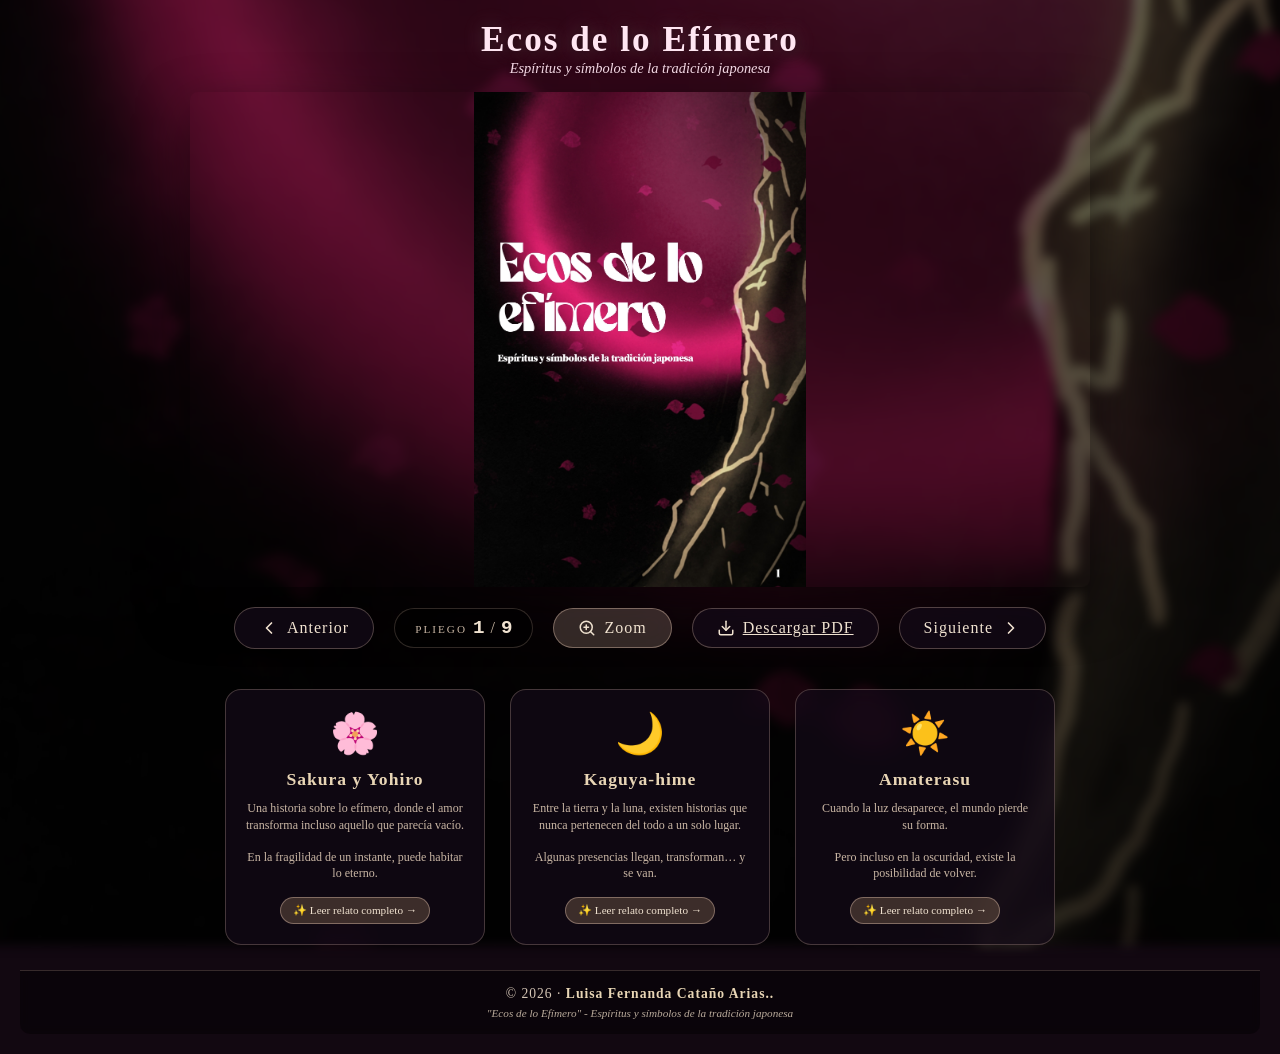
<file: index.html>
<!DOCTYPE html>
<html lang="es">
<head>
    <meta charset="UTF-8">
    <meta name="viewport" content="width=device-width, initial-scale=1.0, user-scalable=yes">
    <title>Ecos de lo Efímero</title>
    <link rel="stylesheet" href="style.css">
</head>
<body>

    <div class="background"></div>

    <header>
        <h1>Ecos de lo Efímero</h1>
        <p>Espíritus y símbolos de la tradición japonesa</p>
    </header>

    <main>
        <div class="book-container">
            <div class="book">
                <div class="page-spread">
                    <img src="pages/1.jpg" alt="Páginas 1-2">
                </div>
                <div class="page-spread">
                    <img src="pages/2.jpg" alt="Páginas 3-4">
                </div>
                <div class="page-spread">
                    <img src="pages/3.jpg" alt="Páginas 5-6">
                </div>
                <div class="page-spread">
                    <img src="pages/4.jpg" alt="Páginas 7-8">
                </div>
                <div class="page-spread">
                    <img src="pages/5.jpg" alt="Páginas 9-10">
                </div>
                <div class="page-spread">
                    <img src="pages/6.jpg" alt="Páginas 11-12">
                </div>
                <div class="page-spread">
                    <img src="pages/7.jpg" alt="Páginas 13-14">
                </div>
                <div class="page-spread">
                    <img src="pages/8.jpg" alt="Páginas 15-16">
                </div>
                <div class="page-spread">
                    <img src="pages/9.jpg" alt="Páginas 17-18">
                </div>
            </div>

            <div class="controls">
                <button id="prev" class="nav-btn prev-btn">
                    <svg width="20" height="20" viewBox="0 0 24 24" fill="none" stroke="currentColor" stroke-width="2" stroke-linecap="round" stroke-linejoin="round">
                        <polyline points="15 18 9 12 15 6"></polyline>
                    </svg>
                    <span>Anterior</span>
                </button>
                
                <div class="page-indicator">
                    <span class="page-label">PLIEGO</span>
                    <span id="currentSpread">1</span>
                    <span class="separator">/</span>
                    <span id="totalSpreads">9</span>
                </div>

                <button id="zoomBtn" class="nav-btn zoom-btn">
                    <svg width="18" height="18" viewBox="0 0 24 24" fill="none" stroke="currentColor" stroke-width="2" stroke-linecap="round" stroke-linejoin="round">
                        <circle cx="11" cy="11" r="8"></circle>
                        <line x1="21" y1="21" x2="16.65" y2="16.65"></line>
                        <line x1="11" y1="8" x2="11" y2="14"></line>
                        <line x1="8" y1="11" x2="14" y2="11"></line>
                    </svg>
                    <span>Zoom</span>
                </button>

                <!-- BOTÓN DE DESCARGA PDF -->
                <a id="downloadPdf" class="nav-btn download-btn" href="libro.pdf" download="Ecos_de_lo_Efimero.pdf">
                    <svg width="18" height="18" viewBox="0 0 24 24" fill="none" stroke="currentColor" stroke-width="2" stroke-linecap="round" stroke-linejoin="round">
                        <path d="M21 15v4a2 2 0 0 1-2 2H5a2 2 0 0 1-2-2v-4"/>
                        <polyline points="7 10 12 15 17 10"/>
                        <line x1="12" y1="15" x2="12" y2="3"/>
                    </svg>
                    <span>Descargar PDF</span>
                </a>
                
                <button id="next" class="nav-btn next-btn">
                    <span>Siguiente</span>
                    <svg width="20" height="20" viewBox="0 0 24 24" fill="none" stroke="currentColor" stroke-width="2" stroke-linecap="round" stroke-linejoin="round">
                        <polyline points="9 18 15 12 9 6"></polyline>
                    </svg>
                </button>
            </div>

            <!-- TRES CONTENEDORES DE RELATOS CON ENLACES -->
            <div class="stories-container">
                <div class="story-card" data-page="0">
                    <div class="story-icon">🌸</div>
                    <h3 class="story-title">Sakura y Yohiro</h3>
                    <p class="story-preview">Una historia sobre lo efímero, donde el amor 
                        transforma incluso aquello que parecía vacío.
                    </p>
                    <p class="story-preview">
                        En la fragilidad de un instante, puede habitar lo eterno.
                    </p>
                    <div class="story-buttons">
                        <a href="relatos/relato1.html" class="story-full-btn">✨ Leer relato completo →</a>
                    </div>
                </div>

                <div class="story-card" data-page="3">
                    <div class="story-icon">🌙</div>
                    <h3 class="story-title">Kaguya-hime</h3>
                    <p class="story-preview">Entre la tierra y la luna, existen historias que 
                        nunca pertenecen del todo a un solo lugar.
                    </p>
                    <p class="story-preview">
                        Algunas presencias llegan, transforman… y se van.
                    </p>
                    <div class="story-buttons">
                        <a href="relatos/relato2.html" class="story-full-btn">✨ Leer relato completo →</a>
                    </div>
                </div>

                <div class="story-card" data-page="6">
                    <div class="story-icon">☀️</div>
                    <h3 class="story-title">Amaterasu</h3>
                    <p class="story-preview">
                        Cuando la luz desaparece, el mundo pierde su forma.
                    </p>
                    <p class="story-preview">
                        Pero incluso en la oscuridad, existe la posibilidad de volver.
                    </p>
                    <div class="story-buttons">
                        <a href="relatos/relato3.html" class="story-full-btn">✨ Leer relato completo →</a>
                    </div>
                </div>
            </div>
        </div>
    </main>

    <!-- PIE DE PÁGINA -->
    <footer class="footer">
        <div class="footer-content">
            <p class="copyright">
                © 2026 · <span class="author">Luisa Fernanda Cataño Arias..</span>
            </p>
            <p class="credits">
                "Ecos de lo Efímero" - Espíritus y símbolos de la tradición japonesa
            </p>
        </div>
    </footer>

    <!-- Modal para zoom -->
    <div id="zoomModal" class="zoom-modal">
        <span class="close-modal">&times;</span>
        <img class="modal-content" id="zoomedImage">
        <div class="modal-nav">
            <button id="modalPrev" class="modal-nav-btn">◀ Anterior</button>
            <button id="modalNext" class="modal-nav-btn">Siguiente. ▶</button>
        </div>
    </div>

    <audio id="flipSound">
        <source src="https://www.soundjay.com/misc/sounds/page-flip-1.mp3" type="audio/mpeg">
    </audio>

    <script src="script.js"></script>
</body>
</html>
</file>
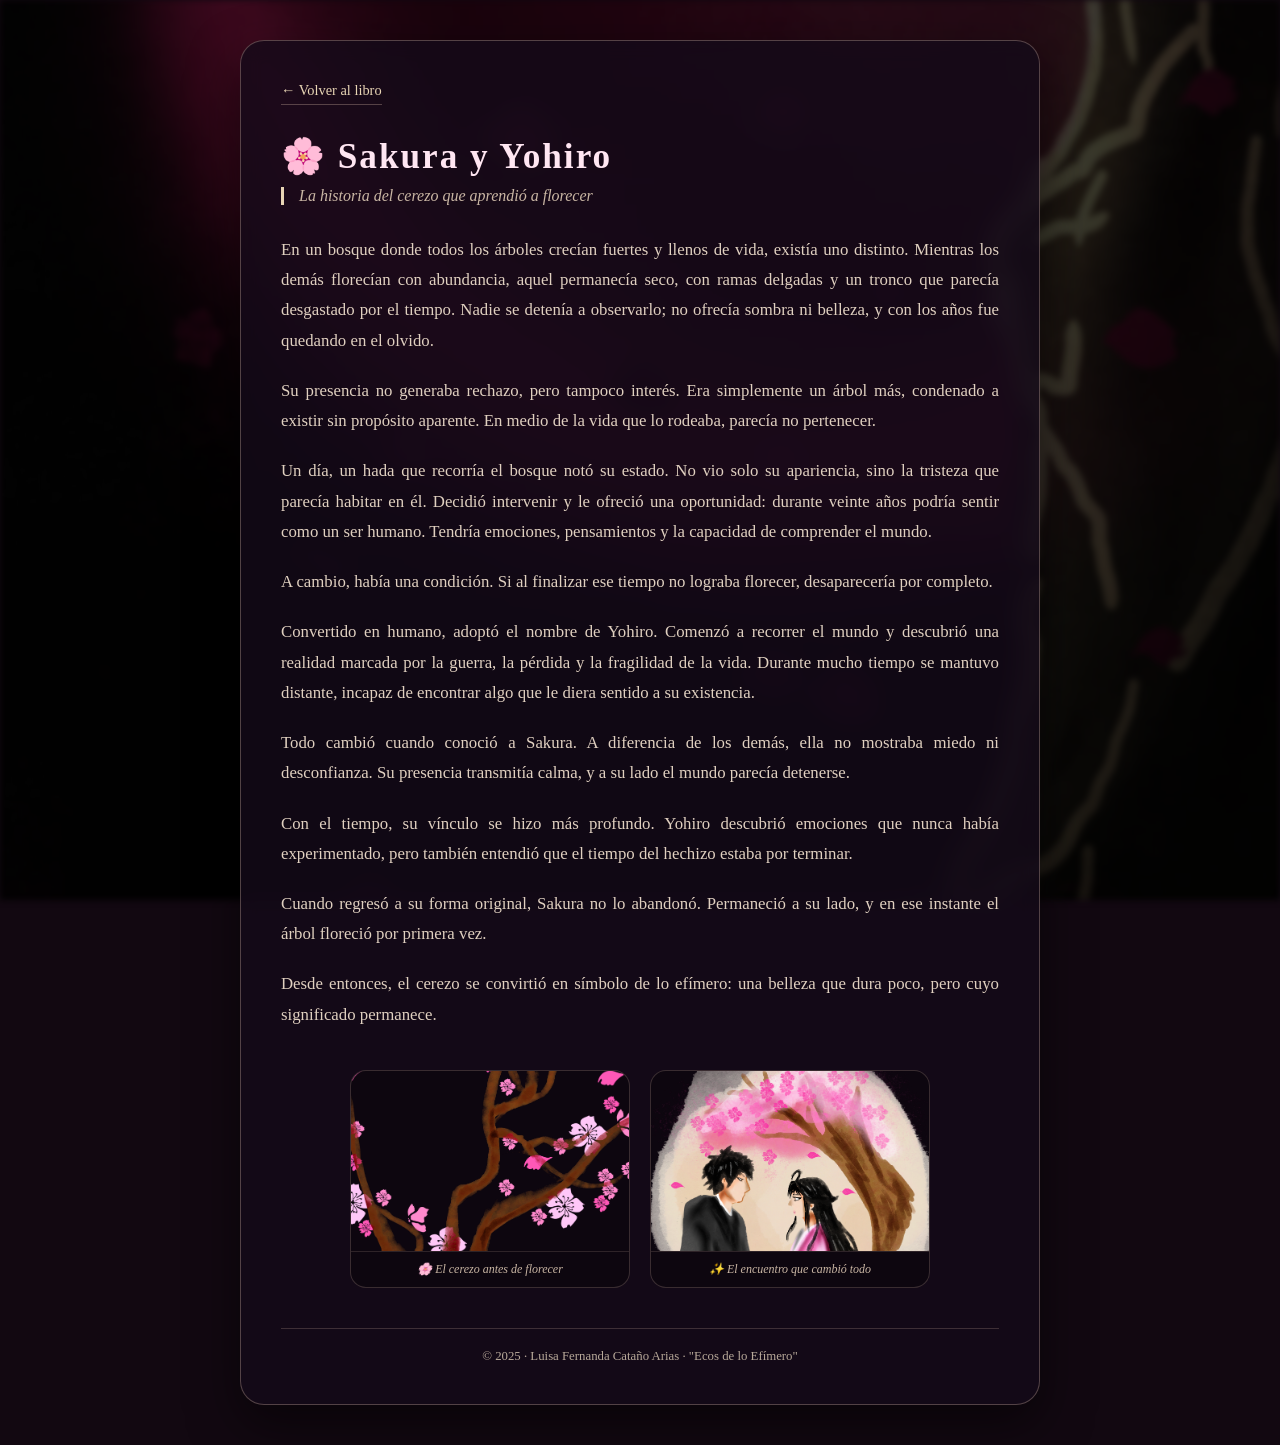
<file: relatos/relato1.html>
<!DOCTYPE html>
<html lang="es">
<head>
    <meta charset="UTF-8">
    <meta name="viewport" content="width=device-width, initial-scale=1.0">
    <title>Sakura y Yohiro - Ecos de lo Efímero</title>
    <style>
        * {
            margin: 0;
            padding: 0;
            box-sizing: border-box;
        }

        body {
            min-height: 100vh;
            font-family: 'Georgia', 'Times New Roman', serif;
            background: #120811;
            padding: 40px 20px;
        }

        .background {
            position: fixed;
            inset: 0;
            background-image: linear-gradient(rgba(0,0,0,.7), rgba(0,0,0,.85)), url("../portada.jpg");
            background-size: cover;
            background-position: center;
            filter: blur(3px);
            z-index: -1;
        }

        .story-container {
            max-width: 800px;
            margin: 0 auto;
            background: rgba(20, 10, 25, 0.8);
            backdrop-filter: blur(10px);
            border-radius: 24px;
            padding: 40px;
            border: 1px solid rgba(232, 200, 180, 0.3);
            box-shadow: 0 20px 50px rgba(0, 0, 0, 0.5);
        }

        .back-link {
            display: inline-block;
            margin-bottom: 30px;
            color: #e8d5b5;
            text-decoration: none;
            font-size: 0.9rem;
            transition: all 0.3s ease;
            border-bottom: 1px solid rgba(232, 200, 180, 0.3);
            padding-bottom: 5px;
        }

        .back-link:hover {
            color: #fff5ec;
            border-bottom-color: #e8d5b5;
        }

        h1 {
            color: #ffe6f2;
            font-size: 2.2rem;
            margin-bottom: 10px;
            letter-spacing: 2px;
        }

        .subtitle {
            color: #c9b6a4;
            font-style: italic;
            margin-bottom: 30px;
            border-left: 3px solid #e8d5b5;
            padding-left: 15px;
        }

        .story-content {
            color: #e0d0c0;
            line-height: 1.8;
            font-size: 1.05rem;
        }

        .story-content p {
            margin-bottom: 20px;
            text-align: justify;
        }

        /* ========== ESTILOS PARA LAS IMÁGENES ========== */
        .image-gallery {
            margin: 40px 0 20px 0;
            display: flex;
            flex-wrap: wrap;
            gap: 20px;
            justify-content: center;
        }

        .gallery-item {
            flex: 1;
            min-width: 200px;
            max-width: 280px;
            background: rgba(0, 0, 0, 0.3);
            border-radius: 16px;
            overflow: hidden;
            text-align: center;
            transition: all 0.3s ease;
            border: 1px solid rgba(232, 200, 180, 0.2);
            cursor: pointer;
        }

        .gallery-item:hover {
            transform: translateY(-5px);
            border-color: rgba(232, 200, 180, 0.5);
            box-shadow: 0 10px 25px rgba(0, 0, 0, 0.3);
        }

        .gallery-item img {
            width: 100%;
            height: 180px;
            object-fit: cover;
            transition: transform 0.3s ease;
            display: block;
        }

        .gallery-item:hover img {
            transform: scale(1.02);
        }

        .image-caption {
            padding: 10px;
            font-size: 0.75rem;
            color: #c9b6a4;
            font-style: italic;
            border-top: 1px solid rgba(232, 200, 180, 0.15);
        }

        .footer-story {
            margin-top: 40px;
            padding-top: 20px;
            border-top: 1px solid rgba(232, 200, 180, 0.2);
            text-align: center;
            font-size: 0.8rem;
            color: #b8a99a;
        }

        /* Responsive */
        @media (max-width: 768px) {
            .story-container {
                padding: 25px;
            }
            
            h1 {
                font-size: 1.6rem;
            }
            
            .story-content {
                font-size: 0.95rem;
            }
            
            .gallery-item {
                min-width: 160px;
            }
            
            .gallery-item img {
                height: 140px;
            }
        }
        
        @media (max-width: 480px) {
            .gallery-item {
                min-width: 140px;
            }
            
            .gallery-item img {
                height: 120px;
            }
        }
    </style>
</head>
<body>
    <div class="background"></div>
    
    <div class="story-container">
        <a href="../index.html" class="back-link">← Volver al libro</a>
        
        <h1>🌸 Sakura y Yohiro</h1>
        <div class="subtitle">La historia del cerezo que aprendió a florecer</div>
        
        <div class="story-content">
            <p>
                En un bosque donde todos los árboles crecían fuertes y llenos de vida, existía
                uno distinto. Mientras los demás florecían con abundancia, aquel permanecía seco, 
                con ramas delgadas y un tronco que parecía desgastado por el tiempo. Nadie se detenía a 
                observarlo; no ofrecía sombra ni belleza, y con los años fue quedando en el olvido.
            </p>
            
            <p>
                Su presencia no generaba rechazo, pero tampoco interés. Era simplemente
                un árbol más, condenado a existir sin propósito aparente. En medio de la vida
                que lo rodeaba, parecía no pertenecer.   
            </p>         
                        
            <p>
                Un día, un hada que recorría el bosque notó su estado. No vio solo su apariencia, 
                sino la tristeza que parecía habitar en él. Decidió intervenir y le ofreció una 
                oportunidad: durante veinte años podría sentir como un ser humano. Tendría emociones, 
                pensamientos y la capacidad de comprender el mundo.
            </p>
            
            <p>
                A cambio, había una condición. Si al finalizar ese tiempo no lograba florecer, 
                desaparecería por completo.
            </p>
                        
            <p>
                Convertido en humano, adoptó el nombre de Yohiro. Comenzó a recorrer el mundo y 
                descubrió una realidad marcada por la guerra, la pérdida y la fragilidad de la 
                vida. Durante mucho tiempo se mantuvo distante, incapaz de encontrar algo que le diera 
                sentido a su existencia.
            </p>
            
            <p>
                Todo cambió cuando conoció a Sakura. A diferencia de los demás, ella no mostraba miedo 
                ni desconfianza. Su presencia transmitía calma, y a su lado el mundo parecía detenerse.
            </p>
            
            <p>
                Con el tiempo, su vínculo se hizo más profundo. Yohiro descubrió emociones que nunca había 
                experimentado, pero también entendió que el tiempo del hechizo estaba por terminar.
            </p>
            
            <p>
                Cuando regresó a su forma original, Sakura no lo abandonó. Permaneció a su lado, y en ese instante el árbol 
                floreció por primera vez.
            </p>

            <p>
                Desde entonces, el cerezo se convirtió en símbolo de lo efímero: una belleza que dura poco, pero cuyo significado permanece.
            </p>
        </div>

        <!-- GALERÍA DE IMÁGENES -->
        <div class="image-gallery">
            <div class="gallery-item" data-img="../Images/arbol-sakura.png">
                <img src="../Images/arbol-sakura.png" alt="Árbol de Sakura">
                <div class="image-caption">🌸 El cerezo antes de florecer</div>
            </div>
            <div class="gallery-item" data-img="../Images/sakuu-yohi.png">
                <img src="../Images/sakuu-yohi.png" alt="Encuentro de Sakura y Yohiro">
                <div class="image-caption">✨ El encuentro que cambió todo</div>
            </div>
        </div>
        
        <div class="footer-story">
            © 2025 · Luisa Fernanda Cataño Arias · "Ecos de lo Efímero"
        </div>
    </div>

    <script>
        // Crear el modal dinámicamente con JavaScript
        (function() {
            // Crear el modal
            const modal = document.createElement('div');
            modal.id = 'imageModal';
            modal.style.cssText = `
                display: none;
                position: fixed;
                z-index: 99999;
                left: 0;
                top: 0;
                width: 100%;
                height: 100%;
                background-color: rgba(0, 0, 0, 0.9);
                cursor: pointer;
            `;
            
            // Contenedor interno
            const modalContent = document.createElement('div');
            modalContent.style.cssText = `
                display: flex;
                justify-content: center;
                align-items: center;
                width: 100%;
                height: 100%;
            `;
            
            // Imagen
            const modalImg = document.createElement('img');
            modalImg.style.cssText = `
                max-width: 50%;
                max-height: 60%;
                width: auto;
                height: auto;
                object-fit: contain;
                border-radius: 12px;
                box-shadow: 0 0 30px rgba(0, 0, 0, 0.5);
                border: 2px solid rgba(232, 200, 180, 0.3);
                cursor: default;
            `;
            
            // Botón cerrar
            const closeBtn = document.createElement('span');
            closeBtn.innerHTML = '&times;';
            closeBtn.style.cssText = `
                position: absolute;
                top: 20px;
                right: 35px;
                color: white;
                font-size: 45px;
                font-weight: bold;
                cursor: pointer;
                transition: 0.3s;
                background: rgba(0,0,0,0.5);
                width: 50px;
                height: 50px;
                border-radius: 50%;
                display: flex;
                align-items: center;
                justify-content: center;
                z-index: 100000;
            `;
            closeBtn.onmouseover = () => {
                closeBtn.style.color = '#e8d5b5';
                closeBtn.style.background = 'rgba(0,0,0,0.8)';
                closeBtn.style.transform = 'scale(1.1)';
            };
            closeBtn.onmouseout = () => {
                closeBtn.style.color = 'white';
                closeBtn.style.background = 'rgba(0,0,0,0.5)';
                closeBtn.style.transform = 'scale(1)';
            };
            
            // Armar el modal
            modalContent.appendChild(modalImg);
            modal.appendChild(modalContent);
            modal.appendChild(closeBtn);
            document.body.appendChild(modal);
            
            // Función para abrir modal
            window.openImageModal = function(src) {
                modalImg.src = src;
                modal.style.display = 'block';
                document.body.style.overflow = 'hidden';
            };
            
            // Función para cerrar modal
            function closeImageModal() {
                modal.style.display = 'none';
                modalImg.src = '';
                document.body.style.overflow = 'auto';
            }
            
            // Cerrar al hacer clic en el fondo
            modal.addEventListener('click', function(e) {
                if (e.target === modal || e.target === modalContent) {
                    closeImageModal();
                }
            });
            
            // Cerrar con botón
            closeBtn.addEventListener('click', closeImageModal);
            
            // Cerrar con tecla ESC
            document.addEventListener('keydown', function(e) {
                if (e.key === 'Escape' && modal.style.display === 'block') {
                    closeImageModal();
                }
            });
            
            // Asignar evento de clic a las imágenes de la galería
            const galleryItems = document.querySelectorAll('.gallery-item');
            galleryItems.forEach(item => {
                item.addEventListener('click', function() {
                    const imgSrc = this.getAttribute('data-img');
                    if (imgSrc) {
                        openImageModal(imgSrc);
                    }
                });
            });
        })();
    </script>
</body>
</html>
</file>
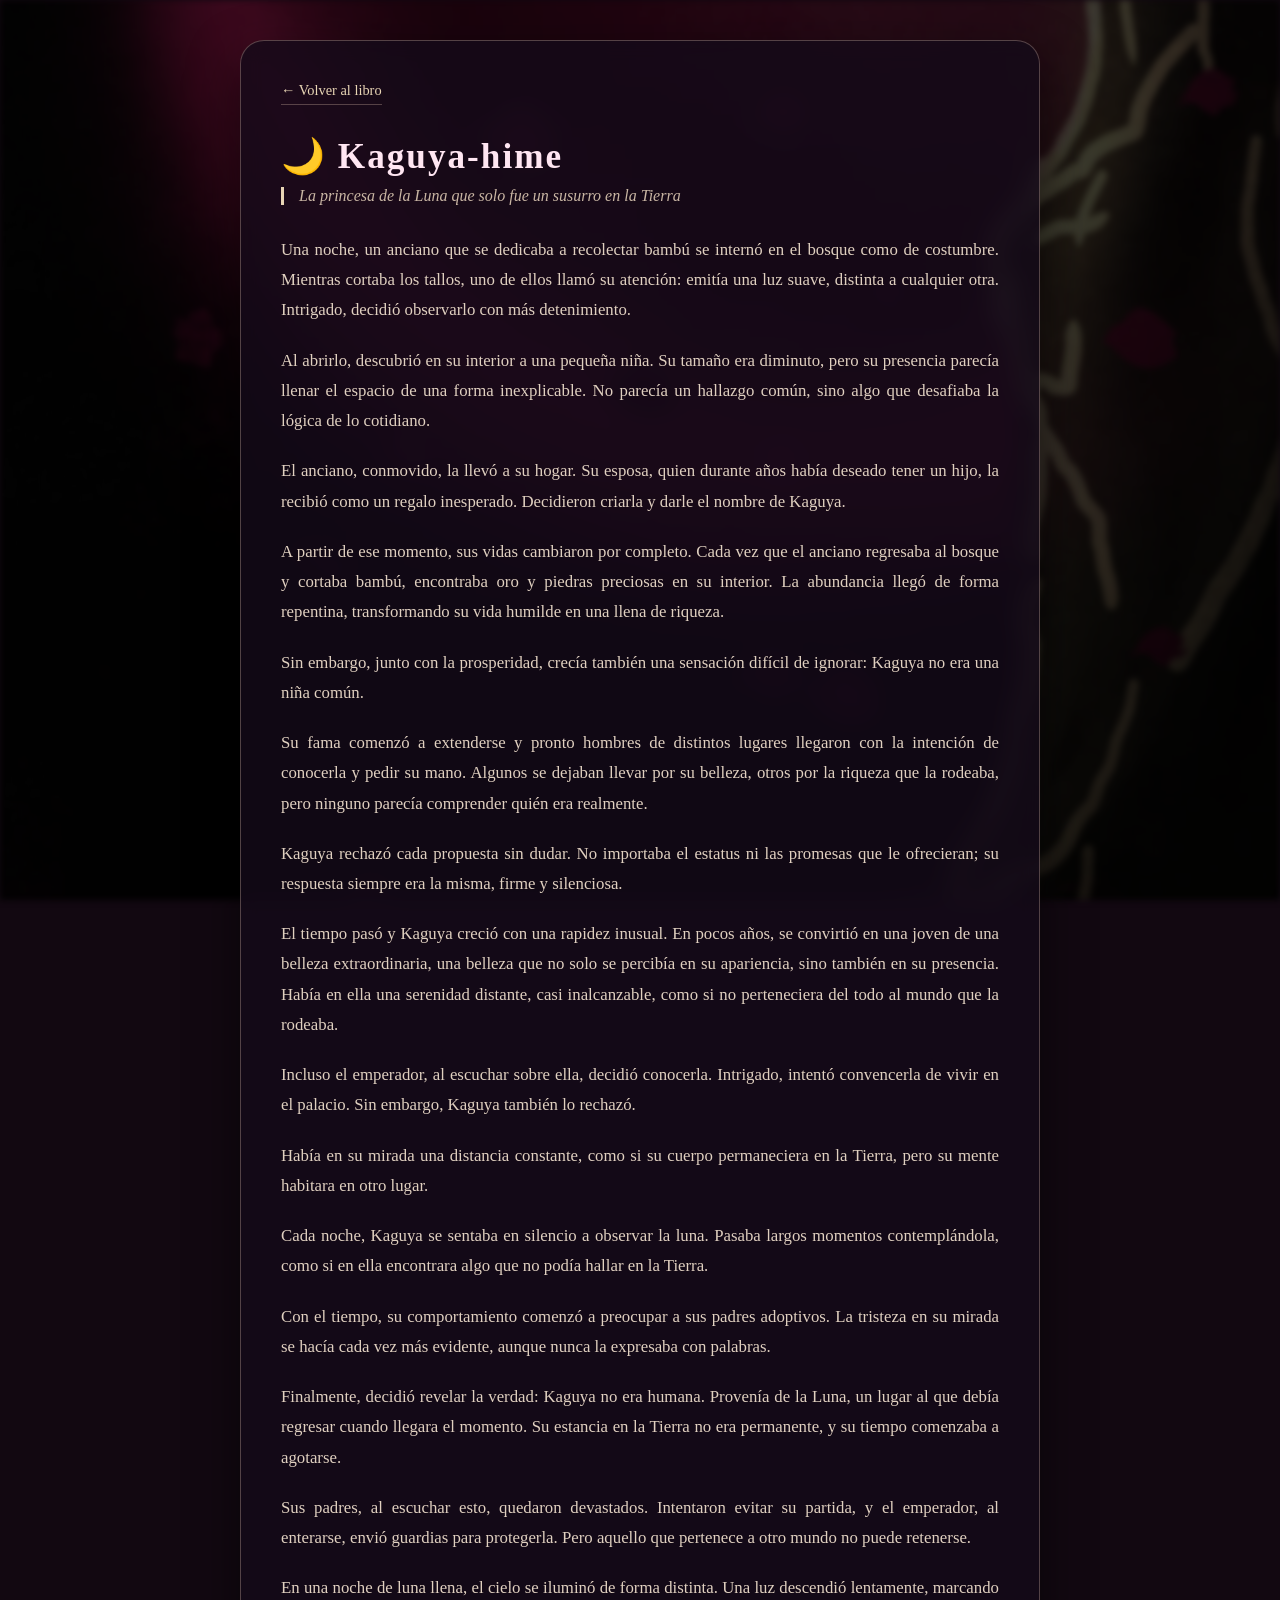
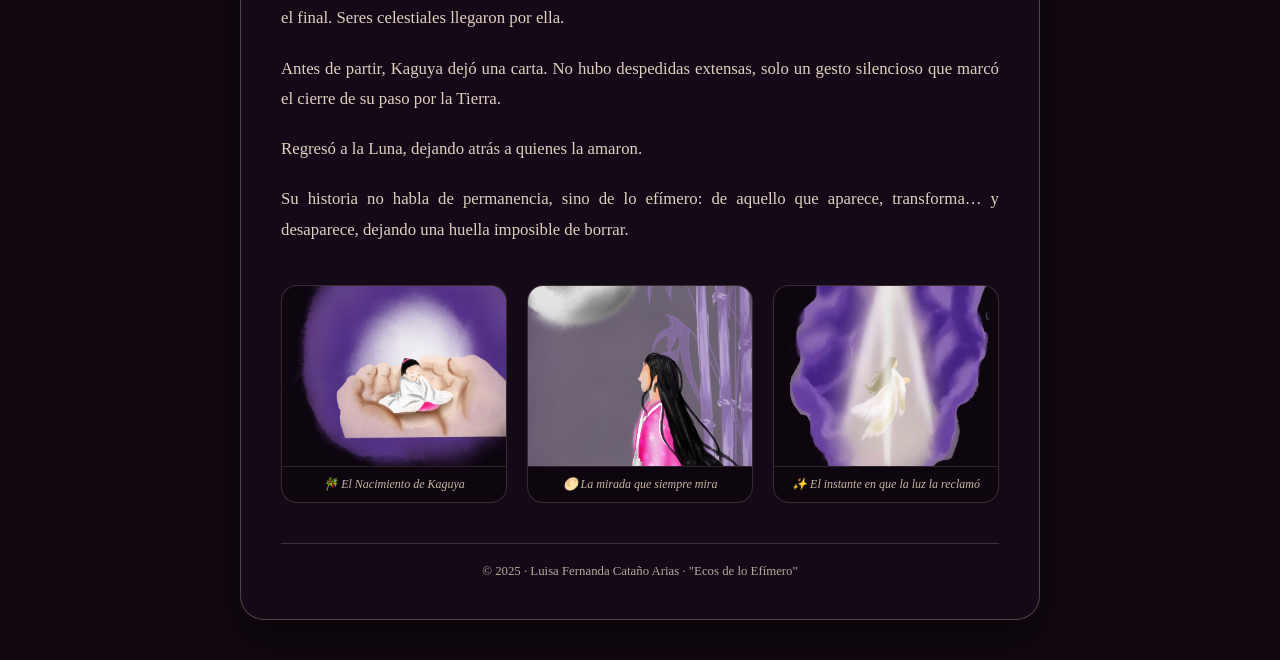
<file: relatos/relato2.html>
<!DOCTYPE html>
<html lang="es">
<head>
    <meta charset="UTF-8">
    <meta name="viewport" content="width=device-width, initial-scale=1.0">
    <title>Kaguya-hime - Ecos de lo Efímero</title>
    <style>
        * {
            margin: 0;
            padding: 0;
            box-sizing: border-box;
        }

        body {
            min-height: 100vh;
            font-family: 'Georgia', 'Times New Roman', serif;
            background: #120811;
            padding: 40px 20px;
        }

        .background {
            position: fixed;
            inset: 0;
            background-image: linear-gradient(rgba(0,0,0,.7), rgba(0,0,0,.85)), url("../portada.jpg");
            background-size: cover;
            background-position: center;
            filter: blur(3px);
            z-index: -1;
        }

        .story-container {
            max-width: 800px;
            margin: 0 auto;
            background: rgba(20, 10, 25, 0.8);
            backdrop-filter: blur(10px);
            border-radius: 24px;
            padding: 40px;
            border: 1px solid rgba(232, 200, 180, 0.3);
            box-shadow: 0 20px 50px rgba(0, 0, 0, 0.5);
        }

        .back-link {
            display: inline-block;
            margin-bottom: 30px;
            color: #e8d5b5;
            text-decoration: none;
            font-size: 0.9rem;
            transition: all 0.3s ease;
            border-bottom: 1px solid rgba(232, 200, 180, 0.3);
            padding-bottom: 5px;
        }

        .back-link:hover {
            color: #fff5ec;
            border-bottom-color: #e8d5b5;
        }

        h1 {
            color: #ffe6f2;
            font-size: 2.2rem;
            margin-bottom: 10px;
            letter-spacing: 2px;
        }

        .subtitle {
            color: #c9b6a4;
            font-style: italic;
            margin-bottom: 30px;
            border-left: 3px solid #e8d5b5;
            padding-left: 15px;
        }

        .story-content {
            color: #e0d0c0;
            line-height: 1.8;
            font-size: 1.05rem;
        }

        .story-content p {
            margin-bottom: 20px;
            text-align: justify;
        }

        .story-content h2 {
            color: #e8d5b5;
            font-size: 1.3rem;
            margin: 30px 0 15px 0;
            letter-spacing: 1px;
        }

        /* Galería de imágenes */
        .image-gallery {
            margin: 40px 0 20px 0;
            display: flex;
            flex-wrap: wrap;
            gap: 20px;
            justify-content: center;
        }

        .gallery-item {
            flex: 1;
            min-width: 200px;
            max-width: 280px;
            background: rgba(0, 0, 0, 0.3);
            border-radius: 16px;
            overflow: hidden;
            text-align: center;
            transition: all 0.3s ease;
            border: 1px solid rgba(232, 200, 180, 0.2);
            cursor: pointer;
        }

        .gallery-item:hover {
            transform: translateY(-5px);
            border-color: rgba(232, 200, 180, 0.5);
            box-shadow: 0 10px 25px rgba(0, 0, 0, 0.3);
        }

        .gallery-item img {
            width: 100%;
            height: 180px;
            object-fit: cover;
            transition: transform 0.3s ease;
            display: block;
        }

        .gallery-item:hover img {
            transform: scale(1.02);
        }

        .image-caption {
            padding: 10px;
            font-size: 0.75rem;
            color: #c9b6a4;
            font-style: italic;
            border-top: 1px solid rgba(232, 200, 180, 0.15);
        }

        .footer-story {
            margin-top: 40px;
            padding-top: 20px;
            border-top: 1px solid rgba(232, 200, 180, 0.2);
            text-align: center;
            font-size: 0.8rem;
            color: #b8a99a;
        }

        @media (max-width: 768px) {
            .story-container {
                padding: 25px;
            }
            h1 {
                font-size: 1.6rem;
            }
            .story-content {
                font-size: 0.95rem;
            }
            .gallery-item {
                min-width: 160px;
            }
            .gallery-item img {
                height: 140px;
            }
        }

        @media (max-width: 480px) {
            .gallery-item {
                min-width: 140px;
            }
            .gallery-item img {
                height: 120px;
            }
        }
    </style>
</head>
<body>
<div class="background"></div>

<div class="story-container">
    <a href="../index.html" class="back-link">← Volver al libro</a>

    <h1>🌙 Kaguya-hime</h1>
    <div class="subtitle">La princesa de la Luna que solo fue un susurro en la Tierra</div>

    <div class="story-content">
        <p>Una noche, un anciano que se dedicaba a recolectar bambú se internó en el bosque como de costumbre. Mientras cortaba los tallos, uno de ellos llamó su atención: emitía una luz suave, distinta a cualquier otra. Intrigado, decidió observarlo con más detenimiento.</p>

        <p>Al abrirlo, descubrió en su interior a una pequeña niña. Su tamaño era diminuto, pero su presencia parecía llenar el espacio de una forma inexplicable. No parecía un hallazgo común, sino algo que desafiaba la lógica de lo cotidiano.</p>

        <p>El anciano, conmovido, la llevó a su hogar. Su esposa, quien durante años había deseado tener un hijo, la recibió como un regalo inesperado. Decidieron criarla y darle el nombre de Kaguya.</p>

        <p>A partir de ese momento, sus vidas cambiaron por completo. Cada vez que el anciano regresaba al bosque y cortaba bambú, encontraba oro y piedras preciosas en su interior. La abundancia llegó de forma repentina, transformando su vida humilde en una llena de riqueza.</p>

        <p>Sin embargo, junto con la prosperidad, crecía también una sensación difícil de ignorar: Kaguya no era una niña común.</p>

        <p>Su fama comenzó a extenderse y pronto hombres de distintos lugares llegaron con la intención de conocerla y pedir su mano. Algunos se dejaban llevar por su belleza, otros por la riqueza que la rodeaba, pero ninguno parecía comprender quién era realmente.</p>

        <p>Kaguya rechazó cada propuesta sin dudar. No importaba el estatus ni las promesas que le ofrecieran; su respuesta siempre era la misma, firme y silenciosa.</p>

        <p>El tiempo pasó y Kaguya creció con una rapidez inusual. En pocos años, se convirtió en una joven de una belleza extraordinaria, una belleza que no solo se percibía en su apariencia, sino también en su presencia. Había en ella una serenidad distante, casi inalcanzable, como si no perteneciera del todo al mundo que la rodeaba.</p>

        <p>Incluso el emperador, al escuchar sobre ella, decidió conocerla. Intrigado, intentó convencerla de vivir en el palacio. Sin embargo, Kaguya también lo rechazó.</p>

        <p>Había en su mirada una distancia constante, como si su cuerpo permaneciera en la Tierra, pero su mente habitara en otro lugar.</p>

        <p>Cada noche, Kaguya se sentaba en silencio a observar la luna. Pasaba largos momentos contemplándola, como si en ella encontrara algo que no podía hallar en la Tierra.</p>

        <p>Con el tiempo, su comportamiento comenzó a preocupar a sus padres adoptivos. La tristeza en su mirada se hacía cada vez más evidente, aunque nunca la expresaba con palabras.</p>

        <p>Finalmente, decidió revelar la verdad: Kaguya no era humana. Provenía de la Luna, un lugar al que debía regresar cuando llegara el momento. Su estancia en la Tierra no era permanente, y su tiempo comenzaba a agotarse.</p>

        <p>Sus padres, al escuchar esto, quedaron devastados. Intentaron evitar su partida, y el emperador, al enterarse, envió guardias para protegerla. Pero aquello que pertenece a otro mundo no puede retenerse.</p>

        <p>En una noche de luna llena, el cielo se iluminó de forma distinta. Una luz descendió lentamente, marcando el final. Seres celestiales llegaron por ella.</p>

        <p>Antes de partir, Kaguya dejó una carta. No hubo despedidas extensas, solo un gesto silencioso que marcó el cierre de su paso por la Tierra.</p>

        <p>Regresó a la Luna, dejando atrás a quienes la amaron.</p>

        <p>Su historia no habla de permanencia, sino de lo efímero: de aquello que aparece, transforma… y desaparece, dejando una huella imposible de borrar.</p>
    </div>

    <!-- GALERÍA DE IMÁGENES - RUTAS CORREGIDAS -->
    <div class="image-gallery">
        <div class="gallery-item" data-img="../Images/mini-kagu.png">
            <img src="../Images/mini-kagu.png" alt="Kaguya en el bambú">
            <div class="image-caption">🎋 El Nacimiento de Kaguya</div>
        </div>
        <div class="gallery-item" data-img="../Images/kaguyaa.png">
            <img src="../Images/kaguyaa.png" alt="Kaguya mirando la Luna">
            <div class="image-caption">🌕 La mirada que siempre mira</div>
        </div>
        <div class="gallery-item" data-img="../Images/final-kagu.png">
            <img src="../Images/final-kagu.png" alt="El regreso a la Luna">
            <div class="image-caption">✨ El instante en que la luz la reclamó</div>
        </div>
    </div>

    <div class="footer-story">
        © 2025 · Luisa Fernanda Cataño Arias · "Ecos de lo Efímero"
    </div>
</div>

<!-- Modal con JavaScript -->
<script>
    (function() {
        // Crear modal
        const modal = document.createElement('div');
        modal.id = 'imageModal';
        modal.style.cssText = `
            display: none;
            position: fixed;
            z-index: 99999;
            left: 0;
            top: 0;
            width: 100%;
            height: 100%;
            background-color: rgba(0, 0, 0, 0.95);
            cursor: pointer;
        `;

        const modalContent = document.createElement('div');
        modalContent.style.cssText = `
            display: flex;
            justify-content: center;
            align-items: center;
            width: 100%;
            height: 100%;
        `;

        const modalImg = document.createElement('img');
        modalImg.style.cssText = `
            max-width: 60%;
            max-height: 70%;
            width: auto;
            height: auto;
            object-fit: contain;
            border-radius: 12px;
            box-shadow: 0 0 30px rgba(0,0,0,0.5);
            border: 2px solid rgba(232,200,180,0.3);
            cursor: default;
        `;

        const closeBtn = document.createElement('span');
        closeBtn.innerHTML = '&times;';
        closeBtn.style.cssText = `
            position: absolute;
            top: 20px;
            right: 35px;
            color: white;
            font-size: 45px;
            font-weight: bold;
            cursor: pointer;
            transition: 0.3s;
            background: rgba(0,0,0,0.5);
            width: 50px;
            height: 50px;
            border-radius: 50%;
            display: flex;
            align-items: center;
            justify-content: center;
            z-index: 100000;
        `;

        closeBtn.onmouseover = () => {
            closeBtn.style.color = '#e8d5b5';
            closeBtn.style.background = 'rgba(0,0,0,0.8)';
            closeBtn.style.transform = 'scale(1.1)';
        };
        closeBtn.onmouseout = () => {
            closeBtn.style.color = 'white';
            closeBtn.style.background = 'rgba(0,0,0,0.5)';
            closeBtn.style.transform = 'scale(1)';
        };

        modalContent.appendChild(modalImg);
        modal.appendChild(modalContent);
        modal.appendChild(closeBtn);
        document.body.appendChild(modal);

        function openImageModal(src) {
            modalImg.src = src;
            modal.style.display = 'block';
            document.body.style.overflow = 'hidden';
        }

        function closeImageModal() {
            modal.style.display = 'none';
            modalImg.src = '';
            document.body.style.overflow = 'auto';
        }

        modal.addEventListener('click', function(e) {
            if (e.target === modal || e.target === modalContent) {
                closeImageModal();
            }
        });

        closeBtn.addEventListener('click', closeImageModal);
        document.addEventListener('keydown', function(e) {
            if (e.key === 'Escape' && modal.style.display === 'block') {
                closeImageModal();
            }
        });

        const galleryItems = document.querySelectorAll('.gallery-item');
        galleryItems.forEach(item => {
            item.addEventListener('click', function(e) {
                e.stopPropagation();
                const imgSrc = this.getAttribute('data-img');
                if (imgSrc) {
                    openImageModal(imgSrc);
                }
            });
        });
    })();
</script>
</body>
</html>
</file>
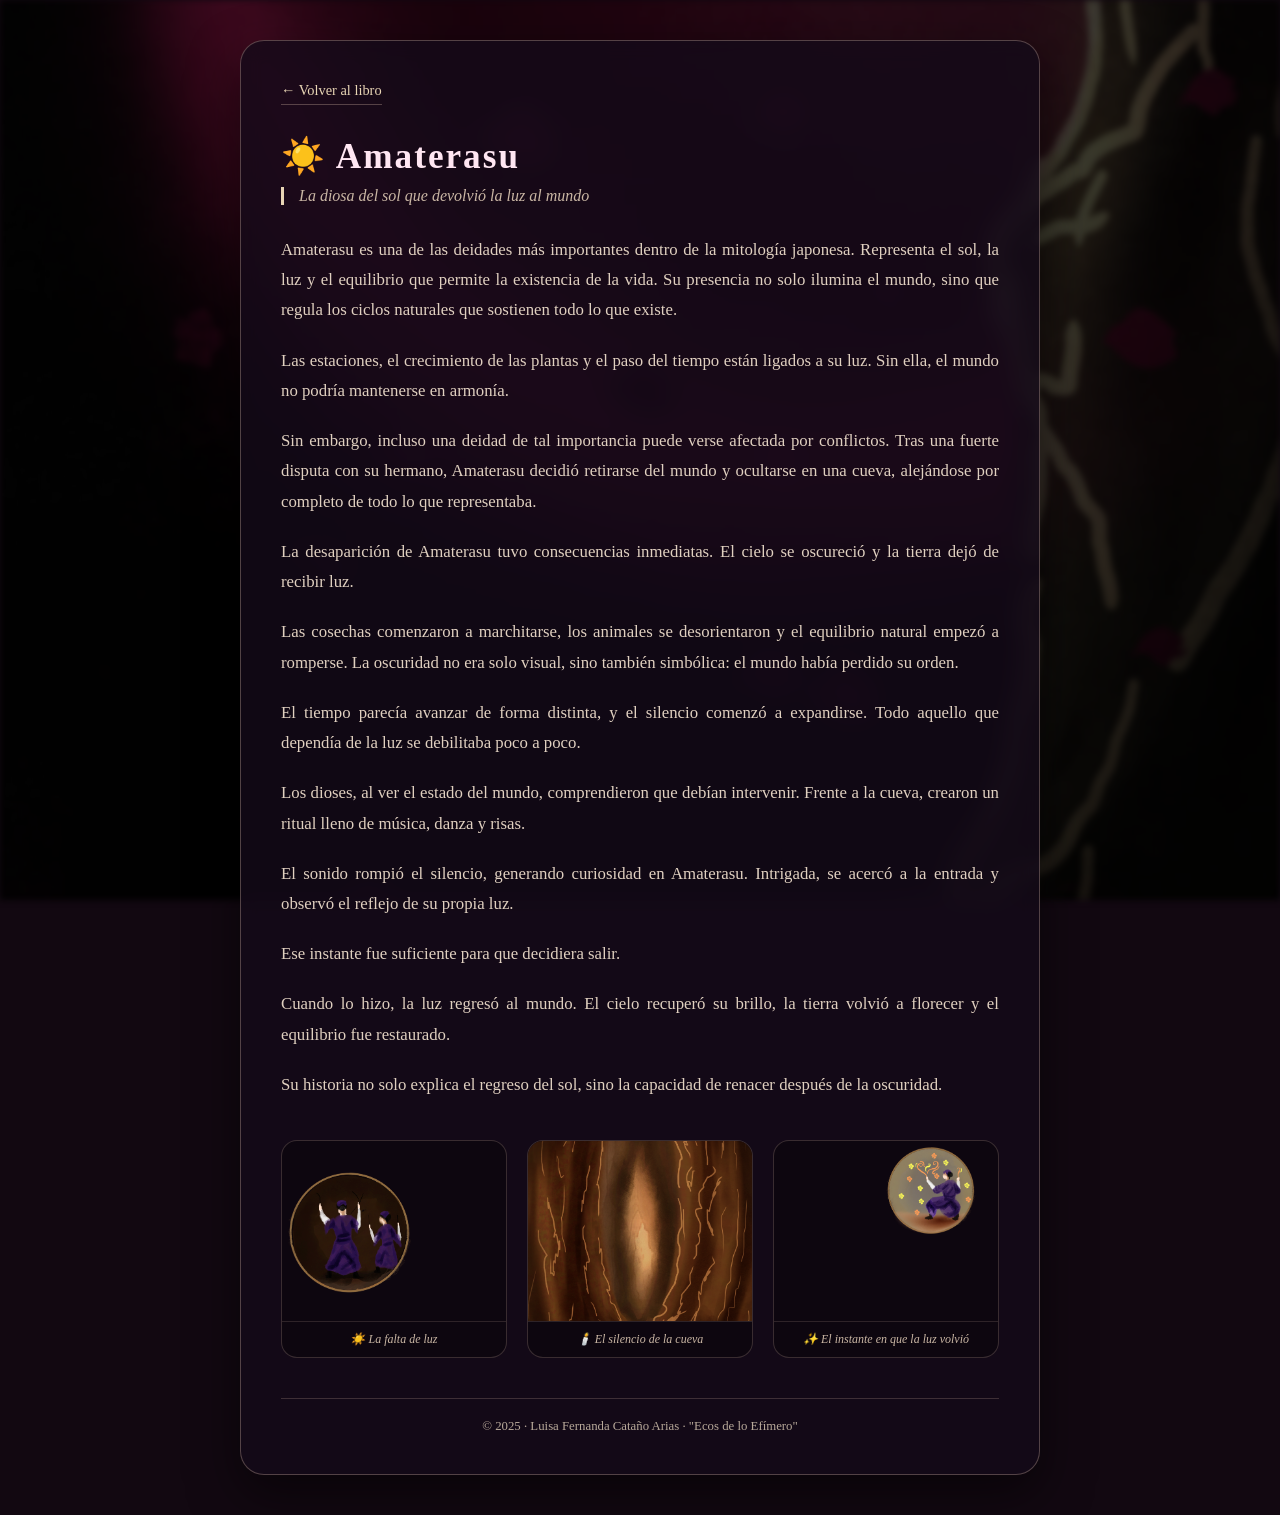
<file: relatos/relato3.html>
<!DOCTYPE html>
<html lang="es">
<head>
    <meta charset="UTF-8">
    <meta name="viewport" content="width=device-width, initial-scale=1.0">
    <title>Amaterasu - Ecos de lo Efímero</title>
    <style>
        * {
            margin: 0;
            padding: 0;
            box-sizing: border-box;
        }

        body {
            min-height: 100vh;
            font-family: 'Georgia', 'Times New Roman', serif;
            background: #120811;
            padding: 40px 20px;
        }

        .background {
            position: fixed;
            inset: 0;
            background-image: linear-gradient(rgba(0,0,0,.7), rgba(0,0,0,.85)), url("../portada.jpg");
            background-size: cover;
            background-position: center;
            filter: blur(3px);
            z-index: -1;
        }

        .story-container {
            max-width: 800px;
            margin: 0 auto;
            background: rgba(20, 10, 25, 0.8);
            backdrop-filter: blur(10px);
            border-radius: 24px;
            padding: 40px;
            border: 1px solid rgba(232, 200, 180, 0.3);
            box-shadow: 0 20px 50px rgba(0, 0, 0, 0.5);
        }

        .back-link {
            display: inline-block;
            margin-bottom: 30px;
            color: #e8d5b5;
            text-decoration: none;
            font-size: 0.9rem;
            transition: all 0.3s ease;
            border-bottom: 1px solid rgba(232, 200, 180, 0.3);
            padding-bottom: 5px;
        }

        .back-link:hover {
            color: #fff5ec;
            border-bottom-color: #e8d5b5;
        }

        h1 {
            color: #ffe6f2;
            font-size: 2.2rem;
            margin-bottom: 10px;
            letter-spacing: 2px;
        }

        .subtitle {
            color: #c9b6a4;
            font-style: italic;
            margin-bottom: 30px;
            border-left: 3px solid #e8d5b5;
            padding-left: 15px;
        }

        .story-content {
            color: #e0d0c0;
            line-height: 1.8;
            font-size: 1.05rem;
        }

        .story-content p {
            margin-bottom: 20px;
            text-align: justify;
        }

        .story-content h2 {
            color: #e8d5b5;
            font-size: 1.3rem;
            margin: 30px 0 15px 0;
            letter-spacing: 1px;
        }

        /* Galería de imágenes */
        .image-gallery {
            margin: 40px 0 20px 0;
            display: flex;
            flex-wrap: wrap;
            gap: 20px;
            justify-content: center;
        }

        .gallery-item {
            flex: 1;
            min-width: 200px;
            max-width: 280px;
            background: rgba(0, 0, 0, 0.3);
            border-radius: 16px;
            overflow: hidden;
            text-align: center;
            transition: all 0.3s ease;
            border: 1px solid rgba(232, 200, 180, 0.2);
            cursor: pointer;
        }

        .gallery-item:hover {
            transform: translateY(-5px);
            border-color: rgba(232, 200, 180, 0.5);
            box-shadow: 0 10px 25px rgba(0, 0, 0, 0.3);
        }

        .gallery-item img {
            width: 100%;
            height: 180px;
            object-fit: cover;
            transition: transform 0.3s ease;
            display: block;
        }

        .gallery-item:hover img {
            transform: scale(1.02);
        }

        .image-caption {
            padding: 10px;
            font-size: 0.75rem;
            color: #c9b6a4;
            font-style: italic;
            border-top: 1px solid rgba(232, 200, 180, 0.15);
        }

        .footer-story {
            margin-top: 40px;
            padding-top: 20px;
            border-top: 1px solid rgba(232, 200, 180, 0.2);
            text-align: center;
            font-size: 0.8rem;
            color: #b8a99a;
        }

        @media (max-width: 768px) {
            .story-container {
                padding: 25px;
            }
            h1 {
                font-size: 1.6rem;
            }
            .story-content {
                font-size: 0.95rem;
            }
            .gallery-item {
                min-width: 160px;
            }
            .gallery-item img {
                height: 140px;
            }
        }

        @media (max-width: 480px) {
            .gallery-item {
                min-width: 140px;
            }
            .gallery-item img {
                height: 120px;
            }
        }
    </style>
</head>
<body>
<div class="background"></div>

<div class="story-container">
    <a href="../index.html" class="back-link">← Volver al libro</a>

    <h1>☀️ Amaterasu</h1>
    <div class="subtitle">La diosa del sol que devolvió la luz al mundo</div>

    <div class="story-content">
        <p>Amaterasu es una de las deidades más importantes dentro de la mitología japonesa. Representa el sol, la luz y el equilibrio que permite la existencia de la vida. Su presencia no solo ilumina el mundo, sino que regula los ciclos naturales que sostienen todo lo que existe.</p>

        <p>Las estaciones, el crecimiento de las plantas y el paso del tiempo están ligados a su luz. Sin ella, el mundo no podría mantenerse en armonía.</p>

        <p>Sin embargo, incluso una deidad de tal importancia puede verse afectada por conflictos. Tras una fuerte disputa con su hermano, Amaterasu decidió retirarse del mundo y ocultarse en una cueva, alejándose por completo de todo lo que representaba.</p>

        <p>La desaparición de Amaterasu tuvo consecuencias inmediatas. El cielo se oscureció y la tierra dejó de recibir luz.</p>

        <p>Las cosechas comenzaron a marchitarse, los animales se desorientaron y el equilibrio natural empezó a romperse. La oscuridad no era solo visual, sino también simbólica: el mundo había perdido su orden.</p>

        <p>El tiempo parecía avanzar de forma distinta, y el silencio comenzó a expandirse. Todo aquello que dependía de la luz se debilitaba poco a poco.</p>

        <p>Los dioses, al ver el estado del mundo, comprendieron que debían intervenir. Frente a la cueva, crearon un ritual lleno de música, danza y risas.</p>

        <p>El sonido rompió el silencio, generando curiosidad en Amaterasu. Intrigada, se acercó a la entrada y observó el reflejo de su propia luz.</p>

        <p>Ese instante fue suficiente para que decidiera salir.</p>

        <p>Cuando lo hizo, la luz regresó al mundo. El cielo recuperó su brillo, la tierra volvió a florecer y el equilibrio fue restaurado.</p>

        <p>Su historia no solo explica el regreso del sol, sino la capacidad de renacer después de la oscuridad.</p>
    </div>

    <!-- GALERÍA DE IMÁGENES (cambia las rutas según tus imágenes reales) -->
    <div class="image-gallery">
        <div class="gallery-item" data-img="../Images/cosecha-amateratsu.png">
            <img src="../Images/cosecha-amateratsu.png" alt="Amaterasu, diosa del sol">
            <div class="image-caption">☀️ La falta de luz</div>
        </div>
        <div class="gallery-item" data-img="../Images/cueva-amateratsu.png">
            <img src="../Images/cueva-amateratsu.png" alt="Amaterasu escondida en la cueva">
            <div class="image-caption">🕯️ El silencio de la cueva</div>
        </div>
        <div class="gallery-item" data-img="../Images/ritual-amateratsu.png">
            <img src="../Images/ritual-amateratsu.png" alt="El regreso de la luz">
            <div class="image-caption">✨ El instante en que la luz volvió</div>
        </div>
    </div>

    <div class="footer-story">
        © 2025 · Luisa Fernanda Cataño Arias · "Ecos de lo Efímero"
    </div>
</div>

<!-- Modal con JavaScript (mismo sistema que funciona correctamente) -->
<script>
    (function() {
        // Crear modal
        const modal = document.createElement('div');
        modal.id = 'imageModal';
        modal.style.cssText = `
            display: none;
            position: fixed;
            z-index: 99999;
            left: 0;
            top: 0;
            width: 100%;
            height: 100%;
            background-color: rgba(0, 0, 0, 0.95);
            cursor: pointer;
        `;

        const modalContent = document.createElement('div');
        modalContent.style.cssText = `
            display: flex;
            justify-content: center;
            align-items: center;
            width: 100%;
            height: 100%;
        `;

        const modalImg = document.createElement('img');
        modalImg.style.cssText = `
            max-width: 60%;
            max-height: 70%;
            width: auto;
            height: auto;
            object-fit: contain;
            border-radius: 12px;
            box-shadow: 0 0 30px rgba(0,0,0,0.5);
            border: 2px solid rgba(232,200,180,0.3);
            cursor: default;
        `;

        const closeBtn = document.createElement('span');
        closeBtn.innerHTML = '&times;';
        closeBtn.style.cssText = `
            position: absolute;
            top: 20px;
            right: 35px;
            color: white;
            font-size: 45px;
            font-weight: bold;
            cursor: pointer;
            transition: 0.3s;
            background: rgba(0,0,0,0.5);
            width: 50px;
            height: 50px;
            border-radius: 50%;
            display: flex;
            align-items: center;
            justify-content: center;
            z-index: 100000;
        `;

        closeBtn.onmouseover = () => {
            closeBtn.style.color = '#e8d5b5';
            closeBtn.style.background = 'rgba(0,0,0,0.8)';
            closeBtn.style.transform = 'scale(1.1)';
        };
        closeBtn.onmouseout = () => {
            closeBtn.style.color = 'white';
            closeBtn.style.background = 'rgba(0,0,0,0.5)';
            closeBtn.style.transform = 'scale(1)';
        };

        modalContent.appendChild(modalImg);
        modal.appendChild(modalContent);
        modal.appendChild(closeBtn);
        document.body.appendChild(modal);

        function openImageModal(src) {
            modalImg.src = src;
            modal.style.display = 'block';
            document.body.style.overflow = 'hidden';
        }

        function closeImageModal() {
            modal.style.display = 'none';
            modalImg.src = '';
            document.body.style.overflow = 'auto';
        }

        modal.addEventListener('click', function(e) {
            if (e.target === modal || e.target === modalContent) {
                closeImageModal();
            }
        });

        closeBtn.addEventListener('click', closeImageModal);
        document.addEventListener('keydown', function(e) {
            if (e.key === 'Escape' && modal.style.display === 'block') {
                closeImageModal();
            }
        });

        const galleryItems = document.querySelectorAll('.gallery-item');
        galleryItems.forEach(item => {
            item.addEventListener('click', function(e) {
                e.stopPropagation();
                const imgSrc = this.getAttribute('data-img');
                if (imgSrc) {
                    openImageModal(imgSrc);
                }
            });
        });
    })();
</script>
</body>
</html>
</file>
<file: style.css>
* {
    margin: 0;
    padding: 0;
    box-sizing: border-box;
}

body {
    min-height: 100vh;
    font-family: 'Georgia', 'Times New Roman', serif;
    background: #120811;
    display: flex;
    flex-direction: column;
    align-items: center;
    justify-content: space-between;
    padding: 20px;
}

/* Fondo */
.background {
    position: fixed;
    inset: 0;
    background-image: linear-gradient(rgba(0,0,0,.5), rgba(0,0,0,.8)), url("portada.jpg");
    background-size: cover;
    background-position: center;
    filter: blur(5px);
    transform: scale(1.1);
    z-index: -1;
}

/* Header */
header {
    text-align: center;
    margin-bottom: 15px;
    background: transparent;
}

header h1 {
    font-size: clamp(1.3rem, 4vw, 2.2rem);
    color: #ffe6f2;
    text-shadow: 0 0 10px rgba(0,0,0,.5), 0 0 20px rgba(255,192,203,.3);
    letter-spacing: 2px;
}

header p {
    color: #f8dce9;
    font-size: clamp(0.7rem, 2.5vw, 0.9rem);
    font-style: italic;
    text-shadow: 0 0 5px rgba(0,0,0,.3);
}

main {
    display: flex;
    flex-direction: column;
    align-items: center;
    justify-content: center;
    width: 100%;
    flex: 1;
}

.book-container {
    perspective: 2000px;
    width: 100%;
    display: flex;
    flex-direction: column;
    align-items: center;
}

/* Libro */
.book {
    width: min(900px, 90vw);
    height: min(560px, 55vh);
    position: relative;
    transform-style: preserve-3d;
}

.page-spread {
    position: absolute;
    width: 100%;
    height: 100%;
    display: none;
    transform-origin: left center;
    transform-style: preserve-3d;
    transition: transform 0.6s cubic-bezier(0.4, 0.2, 0.2, 1);
}

.page-spread.active {
    display: block;
    animation: pageReveal 0.7s ease-out forwards;
}

@keyframes pageReveal {
    0% {
        opacity: 0;
        transform: rotateY(15deg) scale(0.95);
        filter: blur(2px);
    }
    40% {
        opacity: 0.8;
        transform: rotateY(-5deg) scale(0.98);
    }
    100% {
        opacity: 1;
        transform: rotateY(0deg) scale(1);
        filter: blur(0);
    }
}

.page-spread img {
    width: 100%;
    height: 100%;
    object-fit: contain;
    border-radius: 8px;
    box-shadow: 0 20px 50px rgba(0, 0, 0, 0.5);
    transition: transform 0.3s ease, box-shadow 0.3s ease;
    background: transparent;
}

.page-spread img:hover {
    transform: scale(1.01);
    box-shadow: 0 25px 60px rgba(0, 0, 0, 0.6);
}

/* Controles */
.controls {
    margin-top: 20px;
    margin-bottom: 20px;
    display: flex;
    gap: 20px;
    align-items: center;
    flex-wrap: wrap;
    justify-content: center;
}

.nav-btn {
    display: flex;
    align-items: center;
    gap: 8px;
    padding: 10px 24px;
    font-size: 1rem;
    font-family: 'Georgia', serif;
    font-weight: 500;
    color: #f0e2d0;
    background: rgba(20, 10, 25, 0.7);
    backdrop-filter: blur(12px);
    border: 1px solid rgba(232, 200, 180, 0.3);
    border-radius: 50px;
    cursor: pointer;
    transition: all 0.3s ease;
    letter-spacing: 1px;
}

.nav-btn svg {
    transition: transform 0.2s ease;
    stroke: #f0e2d0;
}

.nav-btn:hover {
    background: rgba(232, 200, 180, 0.2);
    border-color: rgba(232, 200, 180, 0.6);
    transform: translateY(-2px);
    box-shadow: 0 5px 20px rgba(0, 0, 0, 0.3);
}

.nav-btn:active {
    transform: translateY(1px);
}

.zoom-btn {
    background: rgba(232, 200, 180, 0.2);
    border-color: rgba(232, 200, 180, 0.4);
}

.zoom-btn:hover {
    background: rgba(232, 200, 180, 0.35);
}

.page-indicator {
    display: flex;
    align-items: baseline;
    gap: 6px;
    padding: 8px 20px;
    background: rgba(0, 0, 0, 0.5);
    backdrop-filter: blur(8px);
    border-radius: 50px;
    border: 1px solid rgba(232, 200, 180, 0.2);
}

.page-label {
    font-size: 0.7rem;
    color: #c9b6a4;
    text-transform: uppercase;
    letter-spacing: 2px;
}

#currentSpread, #totalSpreads {
    font-size: 1.2rem;
    font-weight: bold;
    color: #f0e2d0;
    font-family: monospace;
}

.separator {
    color: #c9b6a4;
}

/* ========== TRES CONTENEDORES DE RELATOS ========== */
.stories-container {
    display: flex;
    justify-content: center;
    gap: 25px;
    flex-wrap: wrap;
    margin: 20px 0 10px 0;
    width: 100%;
    max-width: 1100px;
}

.story-card {
    background: rgba(20, 10, 25, 0.7);
    backdrop-filter: blur(10px);
    border: 1px solid rgba(232, 200, 180, 0.25);
    border-radius: 16px;
    padding: 20px;
    width: 260px;
    transition: all 0.3s ease;
    text-align: center;
}

.story-card:hover {
    transform: translateY(-8px);
    background: rgba(232, 200, 180, 0.15);
    border-color: rgba(232, 200, 180, 0.5);
    box-shadow: 0 15px 35px rgba(0, 0, 0, 0.3);
}

.story-icon {
    font-size: 2.5rem;
    margin-bottom: 12px;
}

.story-title {
    color: #e8d5b5;
    font-size: 1.1rem;
    font-weight: bold;
    margin-bottom: 10px;
    letter-spacing: 1px;
}

.story-preview {
    color: #c9b6a4;
    font-size: 0.75rem;
    line-height: 1.4;
    margin-bottom: 15px;
}

/* Botones dentro de los contenedores */
.story-buttons {
    display: flex;
    gap: 10px;
    justify-content: center;
    flex-wrap: wrap;
}

.story-link-btn {
    background: rgba(232, 200, 180, 0.15);
    border: 1px solid rgba(232, 200, 180, 0.3);
    color: #e8d5b5;
    padding: 6px 12px;
    border-radius: 20px;
    font-size: 0.7rem;
    cursor: pointer;
    transition: all 0.3s ease;
    font-family: inherit;
}

.story-link-btn:hover {
    background: rgba(232, 200, 180, 0.3);
    transform: scale(1.02);
}

.story-full-btn {
    background: rgba(200, 160, 120, 0.25);
    border: 1px solid rgba(232, 200, 180, 0.4);
    color: #f0e2d0;
    padding: 6px 12px;
    border-radius: 20px;
    font-size: 0.7rem;
    text-decoration: none;
    transition: all 0.3s ease;
    display: inline-block;
}

.story-full-btn:hover {
    background: rgba(232, 200, 180, 0.4);
    transform: scale(1.02);
    color: white;
}

/* Footer */
.footer {
    width: 100%;
    text-align: center;
    padding: 15px 20px;
    margin-top: 15px;
    background: rgba(0, 0, 0, 0.4);
    backdrop-filter: blur(5px);
    border-top: 1px solid rgba(232, 200, 180, 0.2);
    border-radius: 0 0 10px 10px;
}

.footer-content {
    max-width: 1200px;
    margin: 0 auto;
}

.copyright {
    font-size: 0.85rem;
    color: #d4c5b5;
    letter-spacing: 1px;
    margin-bottom: 5px;
}

.author {
    font-weight: bold;
    color: #e8d5b5;
    text-shadow: 0 0 3px rgba(0,0,0,0.5);
}

.credits {
    font-size: 0.7rem;
    color: #b8a99a;
    font-style: italic;
}

/* Modal */
.zoom-modal {
    display: none;
    position: fixed;
    z-index: 1000;
    left: 0;
    top: 0;
    width: 100%;
    height: 100%;
    background-color: rgba(0, 0, 0, 0.95);
    backdrop-filter: blur(10px);
    cursor: pointer;
}

.modal-content {
    display: block;
    max-width: 90%;
    max-height: 85vh;
    margin: auto;
    position: absolute;
    top: 50%;
    left: 50%;
    transform: translate(-50%, -50%);
    border-radius: 8px;
    box-shadow: 0 0 50px rgba(0, 0, 0, 0.5);
    cursor: default;
}

.close-modal {
    position: absolute;
    top: 20px;
    right: 35px;
    color: #f1f1f1;
    font-size: 40px;
    font-weight: bold;
    cursor: pointer;
    transition: 0.3s;
    z-index: 1001;
}

.close-modal:hover {
    color: #bbb;
}

.modal-nav {
    position: absolute;
    bottom: 30px;
    left: 50%;
    transform: translateX(-50%);
    display: flex;
    gap: 20px;
    z-index: 1001;
}

.modal-nav-btn {
    padding: 12px 28px;
    background: rgba(255, 255, 255, 0.2);
    backdrop-filter: blur(10px);
    border: 1px solid rgba(255, 255, 255, 0.3);
    color: white;
    font-size: 1rem;
    border-radius: 40px;
    cursor: pointer;
    transition: 0.3s;
}

.modal-nav-btn:hover {
    background: rgba(255, 255, 255, 0.4);
    transform: scale(1.05);
}

/* Responsive */
@media (max-width: 768px) {
    .book {
        width: 92vw;
        height: 48vh;
    }
    
    .nav-btn {
        padding: 7px 16px;
        font-size: 0.85rem;
    }
    
    .nav-btn span {
        display: none;
    }
    
    .nav-btn {
        padding: 10px 14px;
    }
    
    .zoom-btn span {
        display: inline;
    }
    
    .page-indicator {
        padding: 5px 14px;
    }
    
    .controls {
        gap: 12px;
        margin-bottom: 15px;
    }
    
    .stories-container {
        gap: 15px;
    }
    
    .story-card {
        width: 220px;
        padding: 15px;
    }
    
    .footer {
        padding: 10px 15px;
    }
}

@media (max-width: 600px) {
    .stories-container {
        gap: 12px;
    }
    
    .story-card {
        width: 200px;
        padding: 12px;
    }
    
    .story-icon {
        font-size: 1.8rem;
    }
    
    .story-title {
        font-size: 0.9rem;
    }
    
    .story-preview {
        font-size: 0.7rem;
        display: none;
    }
}

@media (max-width: 480px) {
    .book {
        height: 42vh;
    }
    
    .story-card {
        width: 160px;
        padding: 10px;
    }
    
    .story-icon {
        font-size: 1.5rem;
    }
    
    .story-title {
        font-size: 0.8rem;
    }
    
    .story-link-btn, .story-full-btn {
        font-size: 0.6rem;
        padding: 4px 8px;
    }

    /* Botón de descarga PDF */
    .download-btn {
        background: rgba(200, 160, 120, 0.25);
        border-color: rgba(232, 200, 180, 0.4);
        text-decoration: none;
    }

    .download-btn:hover {
        background: rgba(232, 200, 180, 0.4);
        transform: translateY(-2px);
    }
}
</file>
